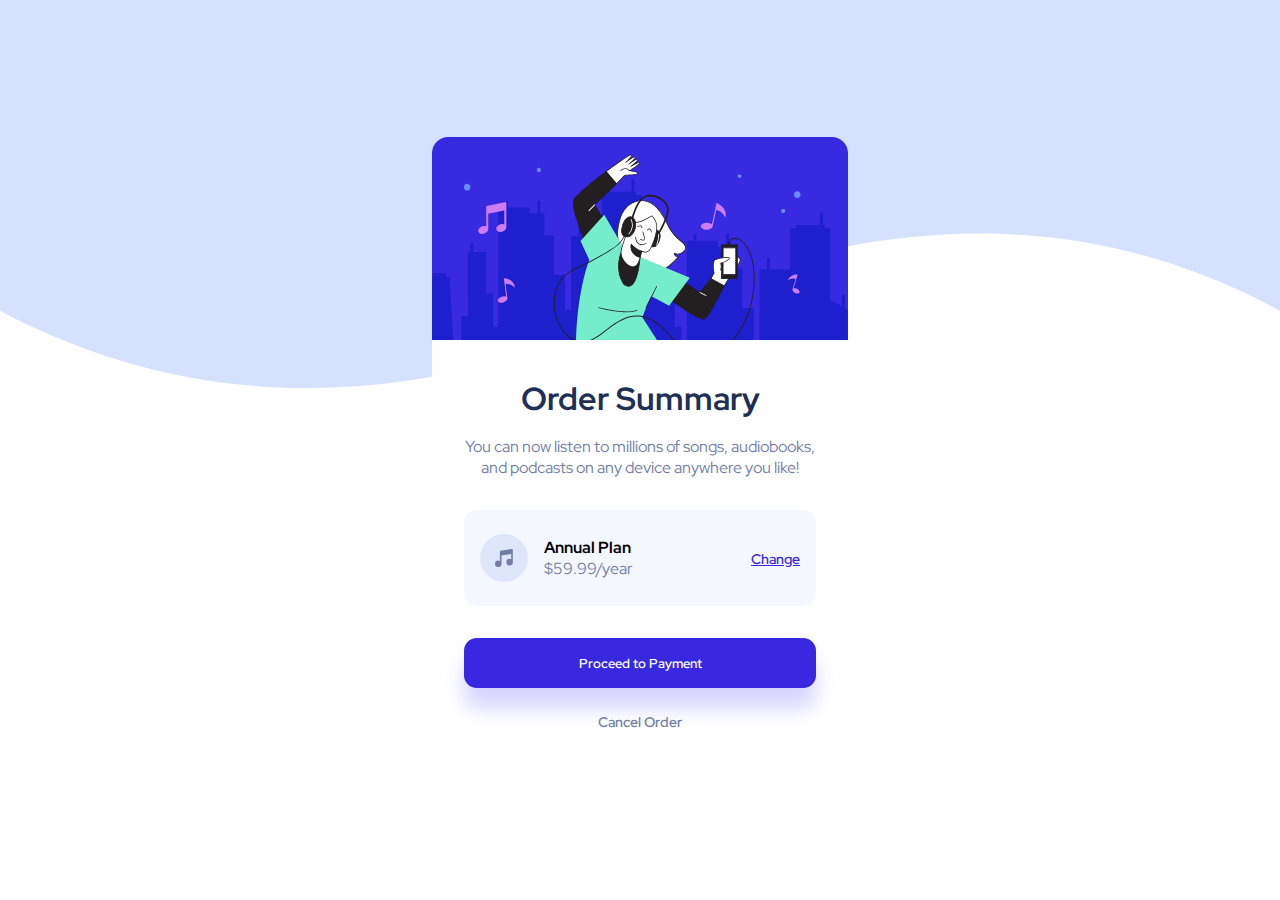
<file: index.html>
<!DOCTYPE html>
<html lang="en">
  <head>
    <link rel="preconnect" href="https://fonts.googleapis.com" />
    <link rel="preconnect" href="https://fonts.gstatic.com" crossorigin />

    <meta charset="UTF-8" />
    <meta name="viewport" content="width=device-width, initial-scale=1.0" />
    <!-- displays site properly based on user's device -->
    <link
      href="https://fonts.googleapis.com/css2?family=Fraunces:opsz,wght@9..144,600&family=Montserrat:wght@500;700&family=Outfit:wght@400;700&family=Red+Hat+Display:wght@400;500;700;900&display=swap"
      rel="stylesheet"
    />
    <link
      rel="icon"
      type="image/png"
      sizes="32x32"
      href="./images/favicon-32x32.png"
    />
    <link rel="stylesheet" href="css/style.css">
    <title>Frontend Mentor | Order summary card</title>
  </head>
  <body>
    <main>
      <img src="images/illustration-hero.svg" alt="Hero Illustration" />
      <section>
        <h1>Order Summary</h1>
        <span class="description"
          >You can now listen to millions of songs, audiobooks, and podcasts on
          any device anywhere you like!</span
        >
        <div class="informations">
          <div class="music-price">
            <img src="images/icon-music.svg" alt="Icon Music" />
            <div class="price">
              <strong>Annual Plan</strong>
              <span>$59.99/year</span>
            </div>
          </div>
          <a href="#">Change</a>
        </div>
        <button>Proceed to Payment</button>
        <a href="#" id="cancel-order">Cancel Order</a>
      </section>
    </main>
  </body>
</html>
</file>
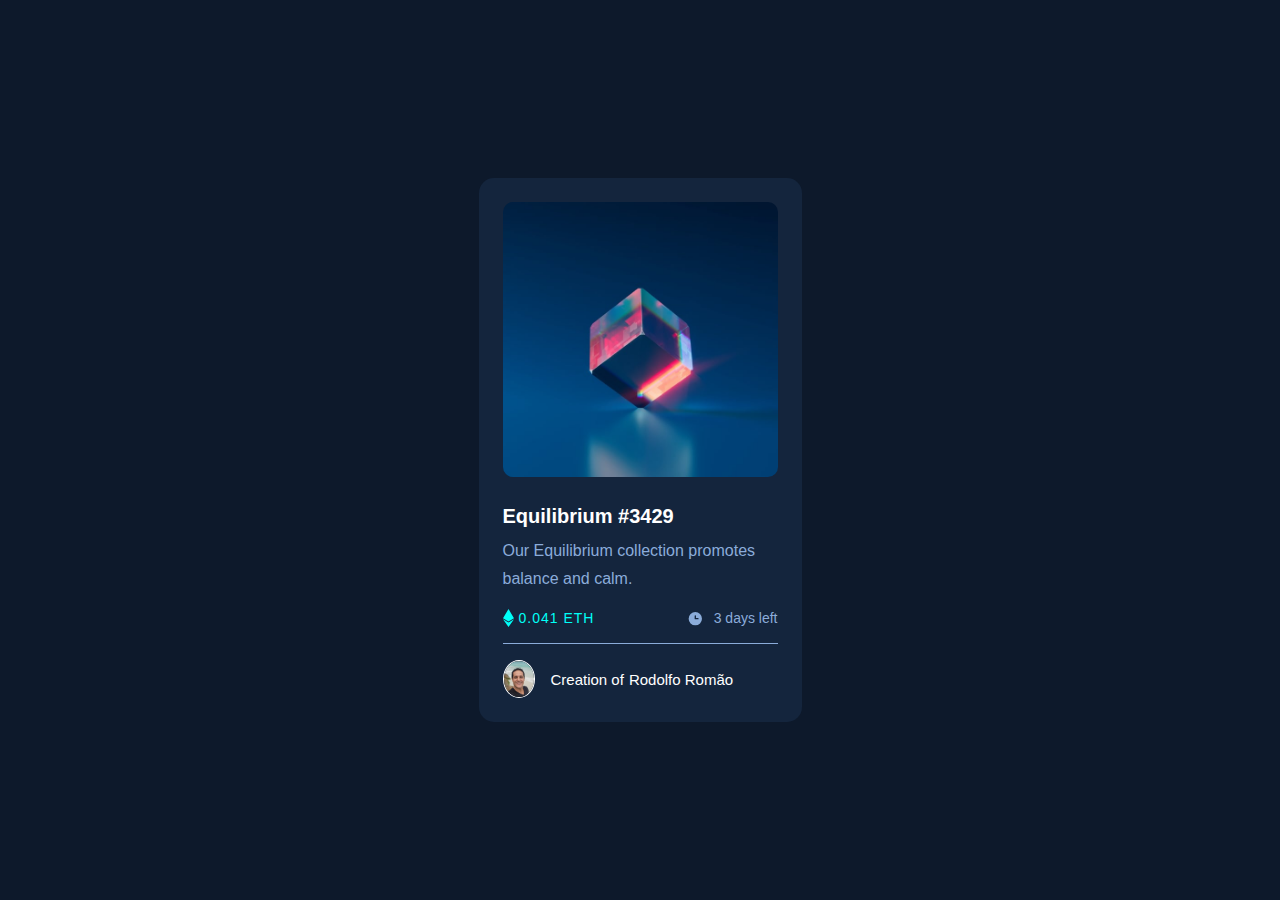
<file: cube-color-card/index.html>
<!DOCTYPE html>
<html lang="en">
<head>
  <meta charset="UTF-8">
  <meta name="viewport" content="width=device-width, initial-scale=1.0"> <!-- displays site properly based on user's device -->

  <link rel="icon" type="image/png" sizes="32x32" href="./images/favicon-32x32.png">
  <link rel="stylesheet" href="css/style.css">
  
  <title>Frontend Mentor | NFT preview card component</title>

  <!-- Feel free to remove these styles or customise in your own stylesheet 👍 -->
  <style>
    .attribution { font-size: 11px; text-align: center; }
    .attribution a { color: hsl(228, 45%, 44%); }
  </style>
</head>
<body>
  <div class="card">
    <div class="image">
      <img src="images/image-equilibrium.jpg" alt="" class="mainImg">
      <div>
        <img src="images/icon-view.svg" alt="">
      </div>
    </div>
    <h3>Equilibrium #3429</h3>
    <div class="description">
      Our Equilibrium collection promotes balance and calm.
    </div>
    <div class="price-days">
      <div class="price">
        <img src="images/icon-ethereum.svg" alt="">
        0.041 ETH
      </div>
      <div class="days">
        <img src="images/icon-clock.svg" alt="">
        3 days left
      </div>
    </div>
    <div class="creator">
      <img class="avatar" src="images/rodolfo-romao.jpeg" alt="">
      Creation of <span>Rodolfo Romão</span>
    </div>
  </div>

  
  
</body>
</html>
</file>
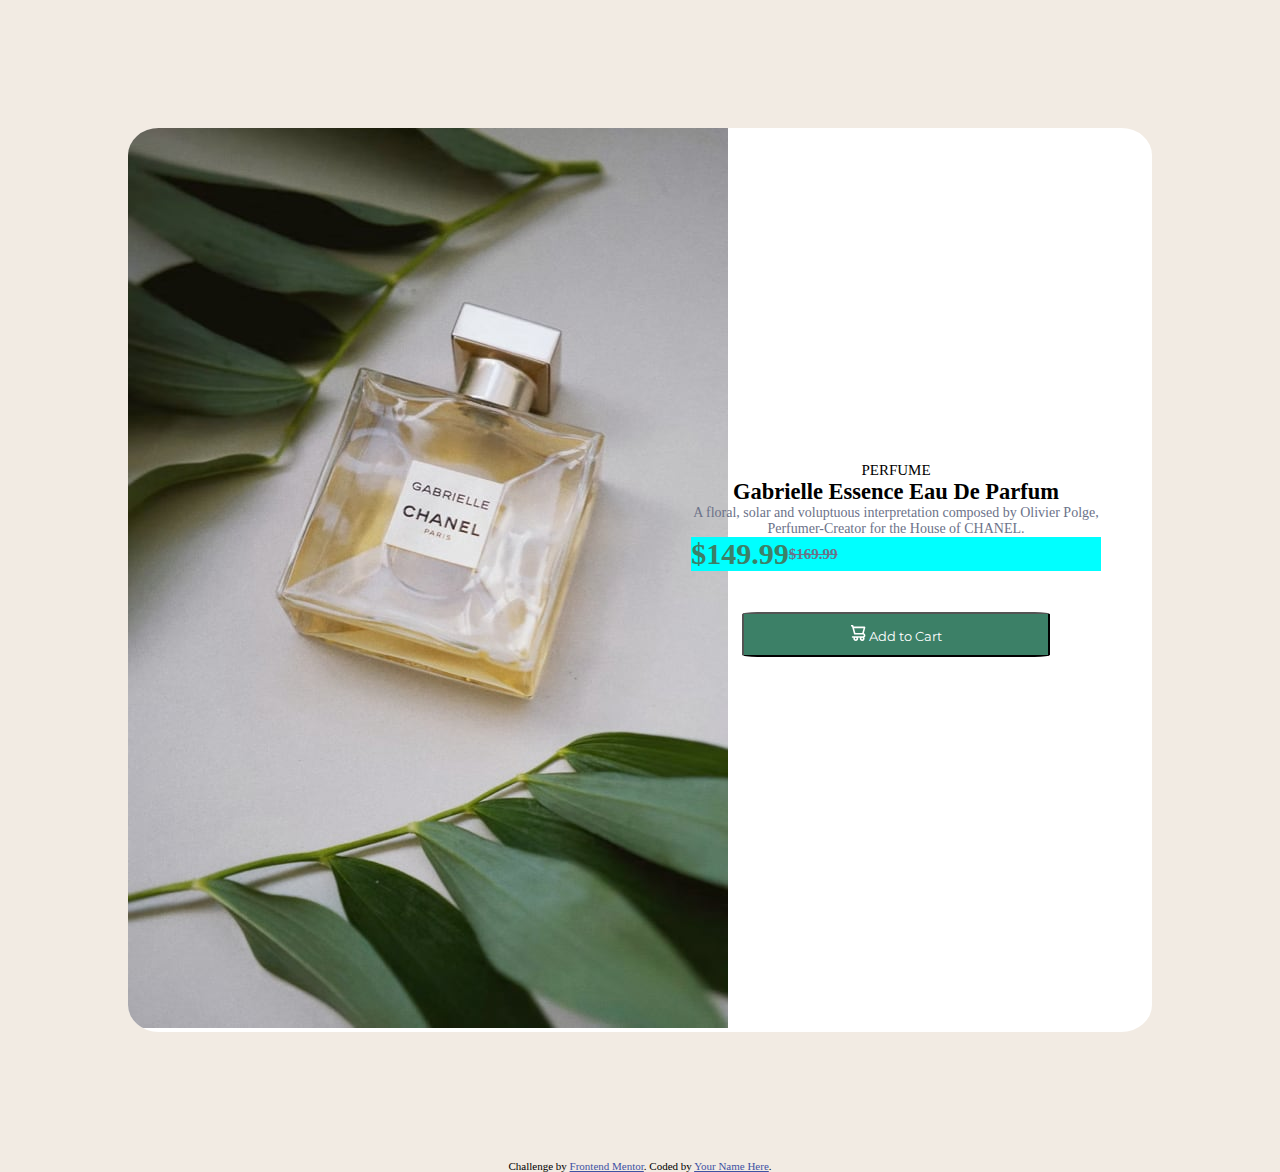
<file: perfum-product-preview-card/index.html>
<!DOCTYPE html>
<html lang="en">
<head>
  <meta charset="UTF-8">
  <meta name="viewport" content="width=device-width, initial-scale=1.0"> <!-- displays site properly based on user's device -->

  <link rel="icon" type="image/png" sizes="32x32" href="./images/favicon-32x32.png">
  <link rel="stylesheet" href="style.css">
  <title>Frontend Mentor | Product preview card component</title>

  <!-- Feel free to remove these styles or customise in your own stylesheet 👍 -->
  <style>
    .attribution { font-size: 11px; text-align: center; }
    .attribution a { color: hsl(228, 45%, 44%); }
  </style>
</head>
<body>
  <div class="container">
    <div class="card">
      <div class="img">
        <img src="./images/image-product-desktop.jpg" alt="" srcset="">
      </div>
      <div class="text">
        <p class="perfume">PERFUME</p>
        <h2>Gabrielle Essence Eau De Parfum</h2>
        <p class="corpo-texto"> A floral, solar and voluptuous interpretation composed by Olivier Polge, 
        Perfumer-Creator for the House of CHANEL.</p>
        <div class="preco">
          <h1 class="preco-principal">$149.99</h1>
          <h4 class="preco-antigo">$169.99</h4>
        </div>
      <button><img src="./images/icon-cart.svg"></img> Add to Cart</button>
      </div>
    </div>
  </div>
  <div class="attribution">
    Challenge by <a href="https://www.frontendmentor.io?ref=challenge" target="_blank">Frontend Mentor</a>. 
    Coded by <a href="#">Your Name Here</a>.
  </div>
</body>
</html>
</file>
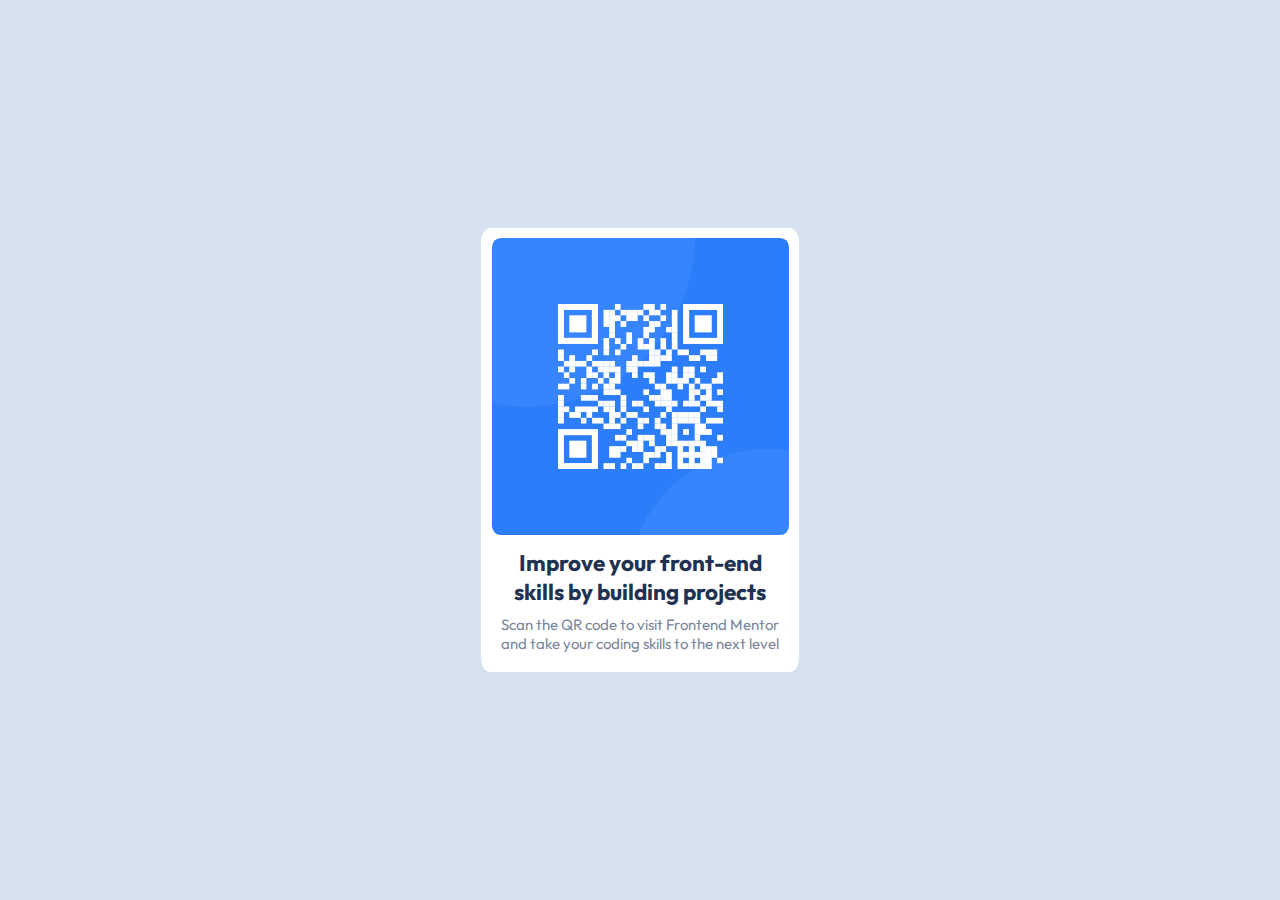
<file: qr-code-1/index.html>
<!DOCTYPE html>
<html lang="en">
<head>
  <meta charset="UTF-8">
  <meta name="viewport" content="width=device-width, initial-scale=1.0"> <!-- displays site properly based on user's device -->

  <link rel="icon" type="image/png" sizes="32x32" href="./images/favicon-32x32.png">
  <link rel="stylesheet" href="style.css">
  <title>Frontend Mentor | QR code component</title>

  <!-- Feel free to remove these styles or customise in your own stylesheet 👍 -->
  <style>
    .attribution { font-size: 11px; text-align: center; }
    .attribution a { color: hsl(228, 45%, 44%); }
  </style>
</head>
<body>

  <div class="container">
    <div class="card">
      <img src="images/image-qr-code.png" alt="image-qr-code">
      <div class="text">
        <h2>Improve your front-end skills by building projects</h2>
        <p>Scan the QR code to visit Frontend Mentor and take your coding skills to the next level
        </p>
      </div>
    </div>
  </div>
  <!-- <div class="attribution">
    Challenge by <a href="https://www.frontendmentor.io?ref=challenge" target="_blank">Frontend Mentor</a>. 
    Coded by <a href="#">Rodolfo Romão</a>.
  </div> -->
</body>
</html>
</file>
<file: css/style.css>
* {
  margin: 0;
  padding: 0;
  box-sizing: border-box;
  font-family: "Red Hat Display", sans-serif;
}


body {
    background: url('../images/pattern-background-desktop.svg');
  background-size: 100%;
  background-repeat: no-repeat;
  /* background: hsl(225, 100%, 98%); */
  width: 100%;
  height: 100vh;
  display: flex;
  align-items: center;
  justify-content: center;
  padding: 1rem;
}

main {
  background: #fff;
  max-width: 416px;
  border-radius: 1rem;
}

main section {
  display: flex;
  align-items: center;
  justify-content: center;
  flex-direction: column; /* tira o direcionamento do flex de horizontal para vertical (em colunas) */
  padding: 0 2rem;
  width: 100%;
  height: 100%;
}

main section h1 {
  margin-top: 2rem;
  margin-bottom: 1rem;
  color: hsl(223, 47%, 23%);
}

main section span{
    color: hsl(224, 23%, 55%);
    text-align: center;
}

main div.informations {
  display: flex;
  align-items: center;
  justify-content: space-between;
  width: 100%;
  background: hsl(225, 100%, 98%);
  border-radius: 0.8rem;
  padding: 1.5rem 1rem;
  margin: 2rem 0;
}

main img {
  width: 100%;
  border-radius: 1rem 1rem 0 0;
}

main .informations .music-price {
  display: flex;
  align-items: center;
}

main .informations .price {
  display: flex;
  flex-direction: column;
}

main .informations img {
  width: 3rem;
  margin-right: 1rem;
}

main .informations a {
  color: hsl(245, 75%, 52%);
  font-weight: 600;
  font-size: 90%;
  transition: all 0.3s;
}

main .informations a:hover {
  color: hsl(223, 47%, 23%);
  font-size: 90%;
  text-decoration: none;
}

main button {
  cursor: pointer;
  background: hsl(245, 75%, 52%);
  color: #fff;
  font-weight: 600;
  border: none;
  padding: 1rem 0;
  width: 100%;
  border-radius: 0.8rem;
  margin-bottom: 1.5rem;
  box-shadow: 0px 20px 20px rgba(56, 42, 255, 0.2);
  transition: background 0.3s;
}

main button:hover {
  background: #766cf1;
}

#cancel-order{
    text-decoration: none;
    margin-bottom: 2rem;
    color: hsl(224, 23%, 55%);
    font-weight: 600;
    font-size: 0.9rem;
    transition: color 0.3s;
}

#cancel-order:hover{
    color: hsl(223, 47%, 23%);
}

@media screen and (max-width: 650px) {
    body {
      background: url('../images/pattern-background-mobile.svg');
      background-size: 100%;
      background-repeat: no-repeat;
    }
  }
  
  @media screen and (max-width: 980px) {
    section {
      padding: 0 3rem;
    }
  }
</file>
<file: cube-color-card/css/style.css>
*{
    padding: 0;
    margin: 0;
}

body{
    background-color: hsl(217, 54%, 11%);
    width: 100%;
    height: 100vh;
    color: white;
    display: flex;
    justify-content: center;
    align-items: center;
    font-family: 'Outfit', sans-serif;
}

.card{
    background-color: hsl(216, 50%, 16%);
    border-radius: 15px;
    padding: 1.5rem;  
    width: 275px;
}

.image{
    position: relative;
}

.image div{
    position: absolute;
    background-color: hsl(178, 100%, 50%);
    top: 0;
    width: 100%;
    height: 100%;
    opacity: 0;
}

.image div:hover{
    opacity: 0.5;
    cursor: pointer;
    border-radius: 10px;
}

.image div img{
    position: absolute;
    top: 50%;
    left: 50%;
    transform: translate(-50%,-50%)
}

.mainImg{
    width: 100%;
    height: 100%;
    border-radius: 10px;
}

.avatar{
    border-radius: 50%;
    width: 6rem;
    
}

h3{
    margin-top: 1.5rem;
    font-size: 20px;
    font-weight: 600;
}

.description{
    margin: 0.6rem 0 1rem 0;
    color: hsl(215, 51%, 70%);
    line-height: 28px;
    font-weight: 300;
}

.price-days{
    display: flex;
    justify-content: space-between;
    border-bottom: 1px solid hsl(215, 51%, 70%);
    padding-bottom: 1rem;
    margin-bottom: 1rem;

}

.price{
    display: flex;
    align-items: center;
    color: hsl(178, 100%, 50%);
    font-size: 14px;
    letter-spacing: 1px;
}

.price img{
    margin-right: 5px;
}

.days{
    display: flex;
    align-items: center;
    color:hsl(215, 51%, 70%);
    font-size: 14px;
}

.days img{
    margin-right: 10px;
}

.creator{
    display: flex;
    align-items: center;
    font-size: 15px;

}

.avatar{
    border: 1px solid white;
    margin-right: 1rem;
    width: 30px;
}

span{
    color: white;
    margin-left: 5px;
}

.main, h3, span{
    cursor: pointer;
}

h3:hover, span:hover{
    color:hsl(178, 100%, 50%)
}
</file>
<file: perfum-product-preview-card/style.css>
@import url('https://fonts.googleapis.com/css2?family=Montserrat:wght@500;700&family=Outfit:wght@400;700&display=swap');
@import url('https://fonts.googleapis.com/css2?family=Fraunces:opsz,wght@9..144,600&family=Montserrat:wght@500;700&family=Outfit:wght@400;700&display=swap');

*{
    margin: 0;
    padding: 0;
}

body{
    background-color: hsl(30, 38%, 92%);
    min-height: 100vh;
    font-size: 15px;
}

.container{
    align-items: center;
    
}

.card{
    
    border-radius: 3%;
    text-align: center;
    align-items: center;
    align-content: center;
    margin: 10% 10%;
    display: flex;
    background-color: hsl(0, 0%, 100%);
    /* Retirar as bordar da imagem que estava atravessando o border radius */
    overflow: hidden;
}
.preco{
    display: flex;
    text-align: center;
    align-items: center;
    align-content: center;
    align-items: center;
    align-self: center;
    background-color: aqua;
}

.img{
    /* min-width: 0; */
    max-width: 50%;
}
.text{
    /* min-width: 0; */
    padding: 5%;
}

.corpo-texto{
    color: hsl(228, 12%, 48%);
    font-size: 14px;
}


.preco-principal{
    color: hsl(158, 36%, 37%);
}

.preco-antigo{
    color: hsl(228, 12%, 48%);
    text-decoration: line-through ;
}

h2{
    font-size: 24;
}



button{
    margin: 10%;
    width: 75%;
    height: 45px;
    background-color: hsl(158, 36%, 37%);
    color: #fff;
    border-radius: 5%;
    overflow: hidden;
    font-family: 'Montserrat', sans-serif;
}
</file>
<file: qr-code-1/style.css>
@import url('https://fonts.googleapis.com/css2?family=Outfit:wght@400;700&display=swap');

 *{
    margin: 0;
    padding: 0;
}

body{
    background-color: hsl(212, 45%, 89%);
    display: flex;
    min-height: 100vh;
    align-items: center;
    font-family: 'Outfit', sans-serif;
    font-size: 15px;
}

.container{
    max-width: 350px;
    margin: 0 auto;
}

.card{
    background-color: #fff;
    padding: 3%;
    border-radius: 3%;
    text-align: center;
    margin: 0 1rem;
}

.card img{
    width: 100%;
    border-radius: 3%;
}

.text{
    padding: 3% 2.5%;
}

.text h2{
    color: hsl(218, 44%, 22%);
    padding-bottom: 3%;
}

.text p{
    color: hsl(220, 15%, 55%)
}
</file>
